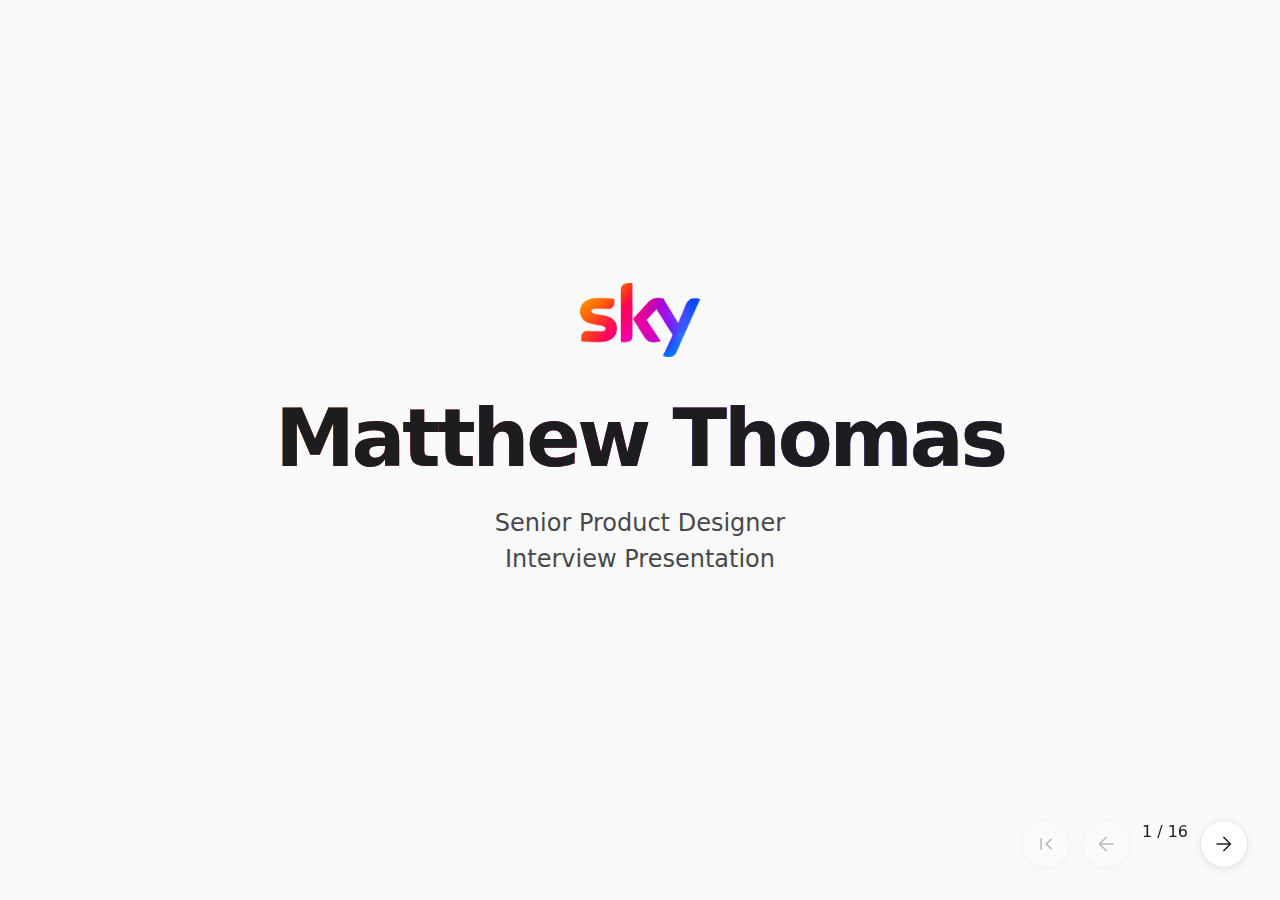
<file: index.html>
<!DOCTYPE html>
<html lang="en">

<head>
    <meta charset="UTF-8">
    <meta name="viewport" content="width=device-width, initial-scale=1.0">
    <meta name="description" content="Matthew Thomas - Sky Design System Interview Presentation">
    <title>Sky Interview - Matthew Thomas</title>
    <link rel="stylesheet"
        href="https://fonts.googleapis.com/css2?family=Material+Symbols+Outlined:opsz,wght,FILL,GRAD@20..48,100..700,0..1,-50..200" />
    <link rel="stylesheet" href="styles.css">
</head>

<body>


    <div class="presentation">

        <!-- Slide 1: Title -->
        <div class="slide title-slide active">
            <img src="download.png" alt="Sky logo" class="sky-logo">
            <h1 class="text-gradient-sky">Matthew Thomas</h1>
            <p class="subtitle">Senior Product Designer<br>Interview Presentation</p>
        </div>

        <!-- Slide 2: People Intro -->
        <div class="slide pillar-intro section-pillar-1">
            <div class="pillar-intro-content">
                <h2>PEOPLE</h2>
                <p>Collaborating and contributing to design excellence</p>
            </div>
        </div>

        <!-- Slide 3: Growing Design Culture -->
        <div class="slide">
            <h3>Growing a Design Culture</h3>
            <div class="grid grid-3">
                <div class="card">
                    <span class="material-symbols-outlined card-icon color-coral">handshake</span>
                    <h4>Collaboration</h4>
                    <ul>
                        <li>Established weekly collab sessions where designers share work-in-progress</li>
                        <li>Created bi-weekly DS community calls to explore Figma features, accessibility, and AI tools
                            together</li>
                    </ul>
                </div>
                <div class="card">
                    <span class="material-symbols-outlined card-icon color-coral">feedback</span>
                    <h4>Feedback</h4>
                    <p>Led by example—consistently shared my own work first to build psychological safety. Modelled
                        constructive feedback to create an environment where designers feel comfortable sharing
                        unfinished work.</p>
                </div>
                <div class="card">
                    <span class="material-symbols-outlined card-icon color-coral">support_agent</span>
                    <h4>Mentoring</h4>
                    <p>Regular 1:1s with Product Designers to support their growth, answer questions, and share design
                        system updates. Available for real-time calls to help teammates overcome blockers.</p>
                </div>
            </div>
        </div>

        <!-- Slide 4: Onboarding -->
        <div class="slide">
            <h3>Onboarding Design Peers</h3>
            <div class="grid grid-center">
                <div class="card">
                    <span class="material-symbols-outlined card-icon color-coral">library_books</span>
                    <h4>Structured Onboarding Sessions</h4>
                    <ul>
                        <li>Comprehensive walkthrough of all Figma libraries and Zeroheight documentation</li>
                        <li>Hands-on demonstrations of how to find, use, and apply components correctly</li>
                        <li>Clear guidance on when to use existing components vs. when to contribute new ones</li>
                    </ul>
                </div>
            </div>
        </div>



        <!-- Slide 6: Process Intro -->
        <div class="slide pillar-intro section-pillar-2">
            <div class="pillar-intro-content">
                <h2>PROCESS</h2>
                <p>Focus on methods, standards, and application</p>
            </div>
        </div>

        <!-- Slide 7: Components and Tokens -->
        <div class="slide">
            <h3>Contributing to Design Systems</h3>
            <div class="grid grid-2">
                <div class="card">
                    <span class="material-symbols-outlined card-icon color-blue">view_module</span>
                    <h4>New Components Created</h4>
                    <ul>
                        <li>Form components: text inputs, dropdowns, radio buttons, checkboxes with full state
                            variations</li>
                        <li>Media, Content and Icon Cards: Simplified previous implementation that wasn't fit for
                            purpose</li>
                        <li>Component library consolidation—unified 4 fragmented libraries, eliminating 75% duplication
                        </li>
                    </ul>
                </div>
                <div class="card">
                    <span class="material-symbols-outlined card-icon color-blue">token</span>
                    <h4>Maintaining & Applying Tokens</h4>
                    <div class="stats-row">
                        <div>
                            <div class="stat-pill blue">
                                <div class="stat-value">30 → 320+</div>
                                <div class="stat-sublabel">Tokens scaled</div>
                            </div>
                        </div>
                    </div>

                    <!-- Token Pairing Visual -->
                    <div class="token-graphic">
                        <div class="token-col">
                            <h5>PRIMITIVE</h5>
                            <div class="token-item">
                                <div class="token-swatch" style="background: #0074bf"></div>
                                <div class="token-info">
                                    <span class="token-name">color.blue.500</span>
                                    <span class="token-value">#0074bf</span>
                                </div>
                            </div>
                            <div class="token-item">
                                <div class="token-swatch" style="background: #f3f5f8"></div>
                                <div class="token-info">
                                    <span class="token-name">color.grey.100</span>
                                    <span class="token-value">#f3f5f8</span>
                                </div>
                            </div>
                        </div>
                        <div class="token-arrow">
                            <span class="material-symbols-outlined">arrow_forward</span>
                        </div>
                        <div class="token-col">
                            <h5>SEMANTIC</h5>
                            <div class="token-item">
                                <div class="token-swatch" style="background: #0074bf"></div>
                                <div class="token-info">
                                    <span class="token-name">fill-brand</span>
                                    <span class="token-value">{color.blue.500}</span>
                                </div>
                            </div>
                            <div class="token-item">
                                <div class="token-swatch" style="background: #f3f5f8"></div>
                                <div class="token-info">
                                    <span class="token-name">surface-secondary</span>
                                    <span class="token-value">{color.grey.100}</span>
                                </div>
                            </div>
                        </div>
                    </div>

                    <ul>
                        <li>Co-led token architecture—primitive to semantic token structure</li>
                        <li>Used AI to audit token setup and identify architectural gaps</li>
                        <li>Connected tokens: Figma → Zeroheight → Code pipeline</li>
                    </ul>
                </div>
            </div>
        </div>

        <!-- Slide 8: Workshops -->
        <div class="slide">
            <h3>Running Workshops & Design Sprints</h3>
            <div class="grid grid-center">
                <div class="card">
                    <span class="material-symbols-outlined card-icon color-blue">calendar_month</span>
                    <h4>Contribution Model Workshop</h4>
                    <div>
                        <p><strong>Complex Problem:</strong> Booking calendar component
                            needed with new contribution model just rolled out—roles unclear, causing friction between
                            product and DS teams</p>
                        <p><strong>Collaborative Approach:</strong> Facilitated sessions
                            with Product Designer and DS team to define roles, establish check-in points, and create
                            collaborative workflow</p>
                        <p><strong>Outcome:</strong> Component delivered successfully, real-world learnings now feeding
                            into refined governance model</p>
                    </div>
                </div>
            </div>
        </div>

        <!-- Slide 9: System Adoption -->
        <div class="slide">
            <h3>Monitoring & Measuring System Adoption</h3>
            <div class="grid grid-2">
                <div class="card">
                    <span class="material-symbols-outlined card-icon color-blue">monitoring</span>
                    <h4>How We Monitor</h4>
                    <p style="margin-bottom: 20px; color: #666;"><em>New initiative started 4 months ago</em></p>
                    <ul>
                        <li><strong>Quarterly Questionnaires</strong><br>Gathering feedback on component usability,
                            documentation gaps, and designer needs</li>
                        <li><strong>Documentation Analytics</strong><br>Tracking Zeroheight engagement to identify which
                            components need better guidance</li>
                        <li><strong>Future: Enterprise Figma</strong><br>Planning upgrade to enable advanced analytics
                            on
                            component detachments and engagement</li>
                    </ul>
                </div>
                <div class="card">
                    <span class="material-symbols-outlined card-icon color-blue">tune</span>
                    <h4>Our Plan to Improve</h4>
                    <p style="margin-bottom: 20px; color: #666;"><em>Upcoming initiatives for the next quarter</em></p>
                    <ul>
                        <li><strong>Documentation Feedback</strong><br>Soliciting regular feedback from Product
                            Designers on documentation clarity and usability</li>
                        <li><strong>Squad Research Integration</strong><br>Incorporating new usage guidelines and
                            patterns emerging from specific squad research</li>
                        <li><strong>Roadmap Priorities</strong><br>Shaping the system roadmap based on direct needs and
                            requests from the wider team</li>
                    </ul>
                </div>
            </div>
        </div>

        <!-- Slide 10: Position Intro -->
        <div class="slide pillar-intro section-pillar-3">
            <div class="pillar-intro-content">
                <h2>POSITION</h2>
                <p>Focus on strategic influence and organisational embedding</p>
            </div>
        </div>

        <!-- Slide 11: Promoting DS -->
        <div class="slide">
            <h3>Promoting & Championing the Design System</h3>
            <div class="grid grid-3">

                <div class="card">
                    <span class="material-symbols-outlined card-icon color-green">forum</span>
                    <h4>Communication & Visibility</h4>
                    <ul>
                        <li>Monthly AI-generated newsletter reaching entire design team with updates, changes, best
                            practices</li>
                        <li>Regular 1:1s with Product Designers sharing component updates and usage guidance</li>
                        <li>Bi-weekly DS community calls exploring new features and capabilities together</li>
                    </ul>
                </div>
                <div class="card">
                    <span class="material-symbols-outlined card-icon color-green">shopping_cart</span>
                    <h4>Procurement & Enablement</h4>
                    <p>Led Zeroheight platform approval process—building business case for leadership, securing adoption
                        across organisation</p>
                </div>
                <div class="card">
                    <span class="material-symbols-outlined card-icon color-green">description</span>
                    <h4>Documentation Excellence</h4>
                    <div>
                        <p><strong>Challenge:</strong> Documentation was outdated due to
                            leadership turnover.</p>
                        <p><strong>Solution:</strong> Built AI agent (Claude + Figma MCP)
                            to analyse components and auto-write documentation.</p>
                        <p><strong>Quality "Brain":</strong> Trained on WCAG, Nielsen Norman Group, and best-in-class
                            systems (Atlassian, Polaris, Gov.uk) to ensure instant best practices.</p>
                    </div>
                </div>
            </div>
        </div>

        <!-- Slide 12: Accessibility -->
        <div class="slide">
            <h3>Inclusive Design System</h3>
            <div class="grid grid-2">

                <div class="card">
                    <span class="material-symbols-outlined card-icon color-green">verified_user</span>
                    <h4>Embedded Accessibility Standards</h4>
                    <ul>
                        <li><strong>Strategic Evaluation</strong><br>Led comprehensive vendor engagement with Stark and
                            BrowserStack, facilitating multiple technical review sessions to identify the best-fit
                            tooling for our specific accessibility needs</li>
                        <li><strong>Accessible Token Pairings</strong><br>Enforced semantic pairings on surfaces (e.g.,
                            'on-surface' tokens) to ensure all text and background combinations meet accessible contrast
                            ratios by default</li>
                        <li><strong>Process</strong><br>Accessibility is a starting point, not a QA finish line</li>
                    </ul>
                </div>
                <div class="card">
                    <span class="material-symbols-outlined card-icon color-green">build_circle</span>
                    <h4>Future Workflow Tools</h4>
                    <p>Exploring the creation of a custom Figma plugin to automate these checks for both Product
                        Designers and the System team.</p>
                    <p><strong>Goal:</strong> To seamlessly integrate our specific
                        accessibility checklists and token logic directly into the design workflow.</p>
                </div>
            </div>
        </div>

        <!-- Slide 13: Stakeholder Collaboration -->
        <div class="slide">
            <h3>Collaborating with Senior Stakeholders</h3>
            <div class="grid grid-2">
                <div class="card">
                    <span class="material-symbols-outlined card-icon color-green">diversity_1</span>
                    <h4>Cross-Discipline Collaboration</h4>
                    <ul>
                        <li><strong>With Developers</strong><br>Led token connection project—bringing design and
                            engineering into alignment on component specs, feasibility, and implementation</li>

                        <li><strong>With DS Leadership</strong><br>Contributing practical insights to contribution model
                            development based on real-world experience</li>
                    </ul>
                </div>
                <div class="card">
                    <span class="material-symbols-outlined card-icon color-green">business_center</span>
                    <h4>Strategic Leadership</h4>
                    <p><strong>AI Design System Scalability Working Group</strong></p>
                    <ul>
                        <li><strong>Initiative:</strong> Established bi-weekly strategic sessions with Heads of
                            Engineering, Product Design, and Compliance.</li>
                        <li><strong>Focus:</strong> Exploring AI integration (Cursor, Claude) through rapid sprint tests
                            to drive scalability and efficiency.</li>
                        <li><strong>Approach:</strong> Framing AI not as a blocker, but as a collaborative
                            enabler—facilitating open dialogue to make workflows easier for all disciplines.</li>
                    </ul>
                </div>
            </div>
        </div>

        <!-- Slide 14: Product Intro -->
        <div class="slide pillar-intro section-pillar-4">
            <div class="pillar-intro-content">
                <h2>PRODUCT</h2>
                <p>Focus on customer insight impact, world class product quality & vision</p>
            </div>
        </div>

        <!-- Slide 15: Component Quality -->
        <div class="slide">
            <h3>Improving Component Quality</h3>
            <div class="grid grid-2">
                <div class="card">
                    <span class="material-symbols-outlined card-icon color-purple">edit_note</span>
                    <h4>Form Component Excellence</h4>
                    <div>
                        <p><strong>Challenge:</strong> No standardised form
                            components—teams
                            building custom inputs with inconsistent patterns and accessibility issues</p>
                        <p><strong>Solution:</strong> Created comprehensive form
                            components:
                            text inputs, dropdowns, radio buttons, checkboxes. Built accessibility in from start: WCAG
                            2.2
                            compliance, keyboard navigation, proper ARIA labels, clear error states. Developed reusable
                            patterns for common form scenarios.</p>
                        <p><strong>Customer Outcome:</strong> Multiple product teams now using components—faster
                            development, consistent UX, accessible experiences for all users</p>
                    </div>
                </div>
                <div class="card">
                    <span class="material-symbols-outlined card-icon color-purple">category</span>
                    <h4>Component Standardisation</h4>
                    <div>
                        <p><strong>Challenge:</strong> Inconsistent property naming and structure across components made
                            the system hard to learn and predict (e.g., mixed use of 'isShow' vs 'visible').</p>
                        <p><strong>Solution:</strong> Established strict naming conventions (e.g., Booleans start with
                            'is'/'has', Actions with 'on') and enforced consistent property ordering in Figma and code.
                        </p>
                        <p><strong>Outcome:</strong> Reduced cognitive load for designers and developers, making the
                            system more intuitive and speeding up adoption.</p>
                    </div>
                </div>
            </div>
        </div>

        <!-- Slide 16: AI & Automation -->
        <div class="slide">
            <h3>Applying AI & Automation Tools</h3>
            <div class="grid grid-2">
                <div class="card">
                    <span class="material-symbols-outlined card-icon color-purple">description</span>
                    <h4>Improving Documentation</h4>
                    <div class="stats-row">
                        <div>
                            <div class="stat-pill purple">
                                <div class="stat-value">160+</div>
                                <div class="stat-sublabel">Hours saved</div>
                            </div>
                        </div>
                        <div>
                            <div class="stat-pill purple">
                                <div class="stat-value">50+</div>
                                <div class="stat-sublabel">Components</div>
                            </div>
                        </div>
                    </div>
                    <ul>
                        <li><strong>AI Documentation Agent</strong><br>Built agent using Figma MCP + Claude to
                            auto-generate Zeroheight docs for 50+ components—benchmarked against Material Design 3,
                            Polaris, Gov.uk</li>
                        <li><strong>Newsletter Automation</strong><br>Automated monthly design system newsletter
                            generation—5 hours saved monthly</li>
                    </ul>
                </div>
                <div class="card">
                    <span class="material-symbols-outlined card-icon color-purple">speed</span>
                    <h4>Speeding Up Workflows</h4>
                    <ul>
                        <li>Token architecture auditing—AI identifying gaps and inconsistencies</li>
                        <li>Vibe coding for rapid prototyping with Cursor + Claude AI</li>
                        <li>Exploring design variations faster through AI-assisted iteration</li>
                    </ul>
                </div>
            </div>
        </div>



        <div class="slide closing-slide gradient-closing">
            <h1 class="closing-title">Thank You</h1>
        </div>

    </div>

    <div class="nav-controls">
        <button class="nav-btn" id="homeBtn" aria-label="Go to start">
            <span class="material-symbols-outlined">first_page</span>
        </button>
        <button class="nav-btn" id="prevBtn">
            <span class="material-symbols-outlined">arrow_back</span>
        </button>
        <div id="slideCounter" class="slide-counter"></div>
        <button class="nav-btn" id="nextBtn">
            <span class="material-symbols-outlined">arrow_forward</span>
        </button>
    </div>

    <script src="navigation.js"></script>
</body>

</html>
</file>
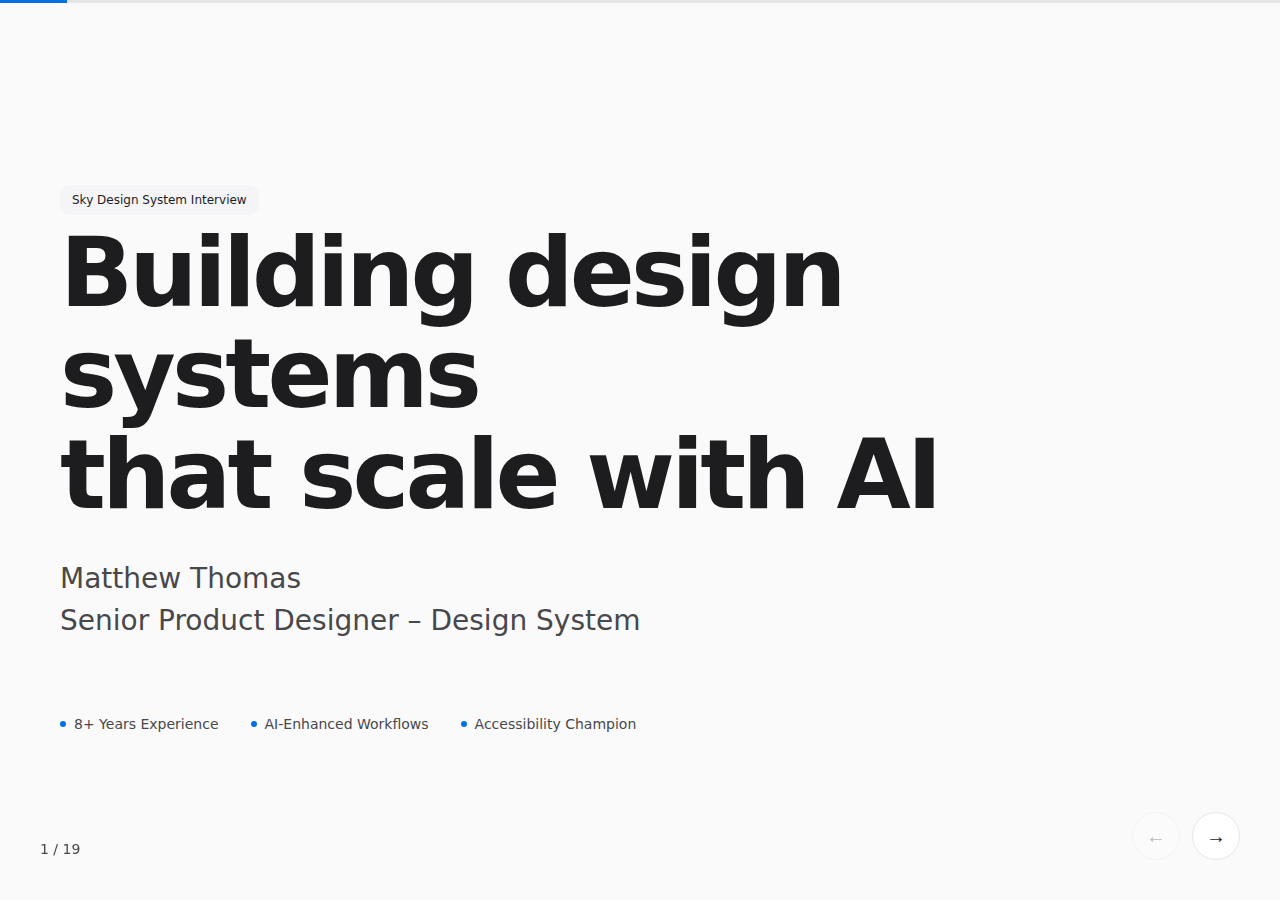
<file: sky-interview-presentation.html>
<!DOCTYPE html>
<html lang="en">
<head>
    <meta charset="UTF-8">
    <meta name="viewport" content="width=device-width, initial-scale=1.0">
    <meta name="description" content="Matthew Thomas - Sky Design System Interview Presentation">
    <title>Sky Design System Interview - Matthew Thomas</title>
    <style>
        * {
            margin: 0;
            padding: 0;
            box-sizing: border-box;
        }

        body {
            font-family: -apple-system, BlinkMacSystemFont, "SF Pro Display", "SF Pro Text", system-ui, sans-serif;
            background: #fafafa;
            color: #1d1d1f;
            line-height: 1.5;
            -webkit-font-smoothing: antialiased;
            overflow: hidden;
        }

        .presentation-container {
            width: 100vw;
            height: 100vh;
            position: relative;
            background: #fafafa;
        }

        .slide {
            width: 100%;
            height: 100%;
            position: absolute;
            top: 0;
            left: 0;
            opacity: 0;
            transition: opacity 0.5s ease;
            display: flex;
            flex-direction: column;
            padding: 80px 60px 60px;
            overflow-y: auto;
        }

        .slide.active {
            opacity: 1;
            z-index: 1;
        }

        /* Pillar badges */
        .pillar-badge {
            display: inline-block;
            font-size: 11px;
            font-weight: 600;
            text-transform: uppercase;
            letter-spacing: 0.06em;
            color: #48484a;
            margin-bottom: 16px;
        }

        /* Slide titles */
        .slide h1 {
            font-size: 72px;
            font-weight: 700;
            letter-spacing: -0.04em;
            line-height: 1.05;
            margin-bottom: 24px;
            color: #1d1d1f;
        }

        .slide h2 {
            font-size: 56px;
            font-weight: 600;
            letter-spacing: -0.03em;
            line-height: 1.1;
            margin-bottom: 20px;
            color: #1d1d1f;
        }

        .slide h3 {
            font-size: 28px;
            font-weight: 600;
            letter-spacing: -0.02em;
            margin-bottom: 16px;
            color: #1d1d1f;
        }

        /* Subtitles */
        .subtitle {
            font-size: 24px;
            color: #48484a;
            font-weight: 400;
            margin-bottom: 48px;
            max-width: 900px;
        }

        /* Content areas */
        .content-grid {
            display: grid;
            gap: 32px;
            margin-top: 32px;
            max-width: 1200px;
        }

        .content-card {
            background: white;
            border-radius: 24px;
            padding: 32px;
        }

        .content-card h4 {
            font-size: 22px;
            font-weight: 600;
            margin-bottom: 12px;
            color: #1d1d1f;
            letter-spacing: -0.02em;
        }

        .content-card p {
            font-size: 16px;
            line-height: 1.6;
            color: #48484a;
        }

        .content-card ul {
            list-style: none;
            padding: 0;
        }

        .content-card li {
            font-size: 16px;
            line-height: 1.6;
            color: #48484a;
            margin-bottom: 12px;
            padding-left: 20px;
            position: relative;
        }

        .content-card li::before {
            content: "•";
            position: absolute;
            left: 0;
            color: #0071e3;
            font-weight: 700;
        }

        /* Stats */
        .stat-large {
            font-size: 64px;
            font-weight: 600;
            color: #1d1d1f;
            line-height: 1;
            letter-spacing: -0.03em;
        }

        .stat-label {
            font-size: 14px;
            color: #48484a;
            margin-top: 8px;
        }

        .stats-row {
            display: flex;
            gap: 64px;
            margin: 32px 0;
        }

        /* Tags */
        .tag {
            display: inline-block;
            font-size: 12px;
            padding: 6px 12px;
            background: #f5f5f7;
            border-radius: 10px;
            color: #1d1d1f;
            font-weight: 500;
            margin-right: 8px;
            margin-bottom: 8px;
        }

        /* Special box */
        .highlight-box {
            background: #0071e3;
            color: white;
            border-radius: 24px;
            padding: 32px;
            margin-top: 32px;
        }

        .highlight-box h4 {
            color: white;
            font-size: 22px;
            margin-bottom: 12px;
        }

        .highlight-box p {
            color: rgba(255, 255, 255, 0.9);
        }

        /* Quote style */
        .quote-box {
            background: white;
            border-radius: 24px;
            padding: 32px;
            margin-top: 32px;
        }

        .quote-box p {
            font-size: 20px;
            line-height: 1.6;
            color: #1d1d1f;
            font-style: italic;
        }

        .quote-author {
            font-size: 14px;
            color: #48484a;
            margin-top: 16px;
            font-style: normal;
        }

        /* Navigation */
        .nav-controls {
            position: fixed;
            bottom: 40px;
            right: 40px;
            display: flex;
            gap: 12px;
            z-index: 1000;
        }

        .nav-btn {
            width: 48px;
            height: 48px;
            border-radius: 50%;
            background: white;
            border: 1px solid #e5e5e5;
            cursor: pointer;
            display: flex;
            align-items: center;
            justify-content: center;
            transition: all 0.2s;
            font-size: 20px;
            color: #1d1d1f;
        }

        .nav-btn:hover:not(:disabled) {
            background: #fafafa;
            border-color: #d4d4d4;
            transform: scale(1.05);
        }

        .nav-btn:disabled {
            opacity: 0.3;
            cursor: not-allowed;
        }

        .nav-btn:focus-visible {
            outline: 2px solid #0071e3;
            outline-offset: 2px;
        }

        /* Progress bar */
        .progress-bar {
            position: fixed;
            top: 0;
            left: 0;
            width: 100%;
            height: 3px;
            background: #e5e5e5;
            z-index: 1000;
        }

        .progress-fill {
            height: 100%;
            background: #0071e3;
            transition: width 0.3s ease;
        }

        /* Slide counter */
        .slide-counter {
            position: fixed;
            bottom: 40px;
            left: 40px;
            font-size: 14px;
            color: #48484a;
            z-index: 1000;
        }

        /* Grid layouts */
        .two-col {
            grid-template-columns: repeat(2, 1fr);
        }

        .three-col {
            grid-template-columns: repeat(3, 1fr);
        }

        /* Section labels */
        .section-number {
            font-size: 48px;
            font-weight: 600;
            color: #f5f5f7;
            margin-bottom: 16px;
            letter-spacing: -0.03em;
        }

        /* Title slide specific */
        .title-slide {
            justify-content: center;
            align-items: flex-start;
        }

        .title-slide h1 {
            font-size: 96px;
            margin-bottom: 32px;
        }

        .title-slide .subtitle {
            font-size: 28px;
            margin-bottom: 24px;
        }

        .title-meta {
            display: flex;
            gap: 32px;
            margin-top: 48px;
            flex-wrap: wrap;
        }

        .title-meta-item {
            display: flex;
            align-items: center;
            gap: 8px;
            font-size: 14px;
            color: #48484a;
        }

        .title-meta-icon {
            width: 6px;
            height: 6px;
            border-radius: 50%;
            background: #0071e3;
        }

        /* Closing slide */
        .closing-slide {
            justify-content: center;
            align-items: center;
            text-align: center;
        }

        .closing-slide h1 {
            margin-bottom: 48px;
        }

        .closing-slide .subtitle {
            margin: 0 auto 16px;
        }

        .ready-box {
            background: white;
            border-radius: 24px;
            padding: 48px;
            margin-top: 64px;
            max-width: 600px;
        }

        .ready-box p {
            font-size: 28px;
            font-weight: 600;
            color: #1d1d1f;
        }

        /* Responsive adjustments */
        @media (max-width: 1024px) {
            .slide {
                padding: 60px 40px 40px;
            }

            .slide h1 {
                font-size: 56px;
            }

            .slide h2 {
                font-size: 44px;
            }

            .title-slide h1 {
                font-size: 72px;
            }
        }

        @media (max-width: 768px) {
            .slide {
                padding: 40px 24px 80px;
            }

            .slide h1 {
                font-size: 40px;
            }

            .slide h2 {
                font-size: 32px;
            }

            .subtitle {
                font-size: 18px;
            }

            .content-grid.two-col,
            .content-grid.three-col {
                grid-template-columns: 1fr;
            }

            .nav-controls {
                bottom: 20px;
                right: 20px;
            }

            .slide-counter {
                bottom: 20px;
                left: 20px;
            }

            .title-slide h1 {
                font-size: 48px;
            }

            .title-slide .subtitle {
                font-size: 20px;
            }
        }

        /* Reduced motion */
        @media (prefers-reduced-motion: reduce) {
            .slide {
                transition: none;
            }
            
            .nav-btn {
                transition: none;
            }
        }
    </style>
</head>
<body>
    <!-- Progress bar -->
    <div class="progress-bar">
        <div class="progress-fill" id="progressFill"></div>
    </div>

    <!-- Presentation container -->
    <div class="presentation-container" id="presentation">
        
        <!-- Slide 1: Title -->
        <div class="slide title-slide active" data-slide="1">
            <span class="tag">Sky Design System Interview</span>
            <h1>Building design systems<br>that scale with AI</h1>
            <p class="subtitle">Matthew Thomas<br>Senior Product Designer – Design System</p>
            <div class="title-meta">
                <div class="title-meta-item">
                    <span class="title-meta-icon"></span>
                    <span>8+ Years Experience</span>
                </div>
                <div class="title-meta-item">
                    <span class="title-meta-icon"></span>
                    <span>AI-Enhanced Workflows</span>
                </div>
                <div class="title-meta-item">
                    <span class="title-meta-icon"></span>
                    <span>Accessibility Champion</span>
                </div>
            </div>
        </div>

        <!-- Slide 2: People Overview -->
        <div class="slide" data-slide="2">
            <span class="pillar-badge">Pillar 1</span>
            <h2>People</h2>
            <div class="content-grid two-col">
                <div class="content-card">
                    <h4>Growing Design Culture</h4>
                    <p>Through collaboration, feedback and mentoring</p>
                </div>
                <div class="content-card">
                    <h4>Onboarding Design Peers</h4>
                    <p>Ensuring shared understanding and efficient reuse</p>
                </div>
            </div>
        </div>

        <!-- Slide 3: Growing Design Culture -->
        <div class="slide" data-slide="3">
            <h2>Growing a Design Culture</h2>
            <p class="subtitle">Through collaboration, feedback and mentoring</p>
            <div class="content-grid">
                <div class="content-card">
                    <h4>Collaboration</h4>
                    <ul>
                        <li>Established weekly collab sessions where designers share work-in-progress</li>
                        <li>Created bi-weekly DS community calls to explore Figma features, accessibility, and AI tools together</li>
                    </ul>
                </div>
                <div class="content-card">
                    <h4>Feedback</h4>
                    <p>Led by example—consistently shared my own work first to build psychological safety. Modeled constructive feedback to create an environment where designers feel comfortable sharing unfinished work.</p>
                </div>
                <div class="content-card">
                    <h4>Mentoring</h4>
                    <p>Regular 1:1s with Product Designers to support their growth, answer questions, and share design system updates. Available for real-time calls to help teammates overcome blockers.</p>
                </div>
            </div>
        </div>

        <!-- Slide 4: Onboarding -->
        <div class="slide" data-slide="4">
            <h2>Onboarding Design Peers</h2>
            <p class="subtitle">Ensuring shared understanding and efficient reuse</p>
            <div class="content-grid">
                <div class="content-card">
                    <h4>Structured Onboarding Sessions</h4>
                    <ul>
                        <li>Comprehensive walkthrough of all Figma libraries and Zeroheight documentation</li>
                        <li>Hands-on demonstrations of how to find, use, and apply components correctly</li>
                        <li>Clear guidance on when to use existing components vs. when to contribute new ones</li>
                    </ul>
                </div>
                <div class="content-card">
                    <h4>Ensuring Efficient Reuse</h4>
                    <ul>
                        <li>AI-generated documentation for 25+ components with usage guidelines</li>
                        <li>Regular check-ins to share new component updates and best practices</li>
                        <li>Developing mandatory yearly training to maintain shared understanding</li>
                    </ul>
                </div>
            </div>
            <div class="highlight-box">
                <h4>Impact</h4>
                <p>Designers productive faster, components reused consistently across teams</p>
            </div>
        </div>

        <!-- Slide 5: Mentorship -->
        <div class="slide" data-slide="5">
            <h2>Supporting Designer Development</h2>
            <div class="content-grid three-col">
                <div class="content-card">
                    <span class="section-number">01</span>
                    <h4>Teaching by Doing</h4>
                    <p>Patient explanations, considerate communication</p>
                </div>
                <div class="content-card">
                    <span class="section-number">02</span>
                    <h4>Real-time Support</h4>
                    <p>Jumping on calls to solve blockers</p>
                </div>
                <div class="content-card">
                    <span class="section-number">03</span>
                    <h4>Knowledge Sharing</h4>
                    <p>Monthly newsletter, updates</p>
                </div>
            </div>
            <div class="quote-box">
                <p>"He keeps things moving forward"</p>
                <p class="quote-author">— Colleague</p>
            </div>
        </div>

        <!-- Slide 6: Process Overview -->
        <div class="slide" data-slide="6">
            <span class="pillar-badge">Pillar 2</span>
            <h2>Process</h2>
            <div class="content-grid">
                <div class="content-card">
                    <h4>Contributing to Design Systems</h4>
                    <p>Creating new components and patterns, maintaining and applying tokens</p>
                </div>
                <div class="content-card">
                    <h4>Running Workshops & Design Sprints</h4>
                    <p>Examples of tackling complex problems collaboratively</p>
                </div>
                <div class="content-card">
                    <h4>Monitoring & Measuring Adoption</h4>
                    <p>Improving efficiency and quality through data</p>
                </div>
            </div>
        </div>

        <!-- Slide 7: Components and Tokens -->
        <div class="slide" data-slide="7">
            <h2>Contributing to Design Systems</h2>
            <p class="subtitle">Creating components, patterns, and maintaining tokens</p>
            <div class="content-grid">
                <div class="content-card">
                    <h4>New Components & Patterns Created</h4>
                    <ul>
                        <li>Form components: text inputs, dropdowns, radio buttons, checkboxes with full state variations</li>
                        <li>Reusable form patterns for consistent app experiences</li>
                        <li>Component library consolidation—unified 4 fragmented libraries, eliminating 75% duplication</li>
                    </ul>
                </div>
                <div class="content-card">
                    <h4>Maintaining & Applying Tokens</h4>
                    <div class="stats-row">
                        <div>
                            <div class="stat-large">30 → 320+</div>
                            <div class="stat-label">Tokens scaled</div>
                        </div>
                    </div>
                    <ul style="margin-top: 24px;">
                        <li>Co-led token architecture—primitive to semantic token structure</li>
                        <li>Used AI to audit token setup and identify architectural gaps</li>
                        <li>Connected tokens: Figma → Zeroheight → Code pipeline</li>
                    </ul>
                </div>
            </div>
        </div>

        <!-- Remaining slides truncated for length - continues with slides 8-19 following the same pattern -->
        
    </div>

    <!-- Slide counter -->
    <div class="slide-counter" id="slideCounter">1 / 19</div>

    <!-- Navigation controls -->
    <div class="nav-controls">
        <button class="nav-btn" id="prevBtn" aria-label="Previous slide">←</button>
        <button class="nav-btn" id="nextBtn" aria-label="Next slide">→</button>
    </div>

    <script>
        let currentSlide = 1;
        const totalSlides = 19;
        const slides = document.querySelectorAll('.slide');
        const prevBtn = document.getElementById('prevBtn');
        const nextBtn = document.getElementById('nextBtn');
        const slideCounter = document.getElementById('slideCounter');
        const progressFill = document.getElementById('progressFill');

        function updateSlide() {
            slides.forEach(slide => slide.classList.remove('active'));
            slides[currentSlide - 1].classList.add('active');
            slideCounter.textContent = `${currentSlide} / ${totalSlides}`;
            const progress = (currentSlide / totalSlides) * 100;
            progressFill.style.width = `${progress}%`;
            prevBtn.disabled = currentSlide === 1;
            nextBtn.disabled = currentSlide === totalSlides;
        }

        function nextSlide() {
            if (currentSlide < totalSlides) {
                currentSlide++;
                updateSlide();
            }
        }

        function prevSlide() {
            if (currentSlide > 1) {
                currentSlide--;
                updateSlide();
            }
        }

        prevBtn.addEventListener('click', prevSlide);
        nextBtn.addEventListener('click', nextSlide);

        document.addEventListener('keydown', (e) => {
            if (e.key === 'ArrowRight' || e.key === ' ') {
                e.preventDefault();
                nextSlide();
            } else if (e.key === 'ArrowLeft') {
                e.preventDefault();
                prevSlide();
            }
        });

        updateSlide();
    </script>
</body>
</html>
</file>
<file: styles.css>
* {
    margin: 0;
    padding: 0;
    box-sizing: border-box;
}

body {
    font-family: -apple-system, BlinkMacSystemFont, "SF Pro Display", "SF Pro Text", system-ui, sans-serif;
    background: #fafafa;
    color: #1d1d1f;
    line-height: 1.5;
    -webkit-font-smoothing: antialiased;
    overflow: hidden;
}

.presentation {
    width: 100vw;
    height: 100vh;
    position: relative;
    background: #fafafa;
}

.slide {
    width: 100%;
    height: 100%;
    position: absolute;
    top: 0;
    left: 0;
    opacity: 0;
    visibility: hidden;
    transition: opacity 0.6s ease;
    display: flex;
    flex-direction: column;
    align-items: center;
    padding: 5% 20%;
    overflow-y: auto;
}

.slide.active {
    opacity: 1;
    visibility: visible;
    z-index: 1;
}

/* Pillar intro slides - full bleed colored backgrounds */
.pillar-intro {
    display: flex;
    align-items: center;
    justify-content: center;
    padding: 0;
}

.pillar-intro-content {
    text-align: center;
    color: white;
}

.pillar-intro h2 {
    font-size: clamp(64px, 12vw, 120px);
    font-weight: 700;
    letter-spacing: -0.04em;
    margin-bottom: 24px;
    color: white;
}

.pillar-intro p {
    font-size: clamp(20px, 3vw, 32px);
    color: rgba(255, 255, 255, 0.9);
    font-weight: 400;
}

/* Pillar colors */
.section-pillar-1 {
    background: #E96F6F;
}

.section-pillar-2 {
    background: #5b7bef;
}

.section-pillar-3 {
    background: #5ab88a;
}

.section-pillar-4 {
    background: #AB6FE9;
}

.slide h1 {
    font-size: clamp(48px, 8vw, 80px);
    font-weight: 700;
    letter-spacing: -0.04em;
    margin-bottom: 24px;
    line-height: 1.05;
    color: #1d1d1f;
    text-align: center;
}

.slide h3 {
    font-size: clamp(28px, 4vw, 40px);
    font-weight: 600;
    margin-bottom: 40px;
    color: #1d1d1f;
    letter-spacing: -0.02em;
    text-align: center;
    width: 100%;
}

.subtitle {
    font-size: clamp(18px, 2.5vw, 24px);
    color: #48484a;
    font-weight: 400;
    margin-bottom: 40px;
    max-width: 600px;
    text-align: center;
}

.card {
    background: white;
    border-radius: 20px;
    padding: 32px;
    margin-bottom: 20px;
    box-shadow: 0 1px 3px rgba(0, 0, 0, 0.06), 0 1px 2px rgba(0, 0, 0, 0.08);
    max-width: 600px;
    width: 100%;
}

.card:hover {
    transform: none !important;
    box-shadow: 0 1px 3px rgba(0, 0, 0, 0.06), 0 1px 2px rgba(0, 0, 0, 0.08) !important;
}

.card h4 {
    font-size: 22px;
    font-weight: 600;
    margin-bottom: 12px;
    color: #1d1d1f;
    letter-spacing: -0.01em;
}

.card p {
    font-size: 16px;
    line-height: 1.6;
    color: #48484a;
}

.card ul {
    list-style: none;
    padding: 0;
    margin: 0;
}

.card li {
    font-size: 16px;
    line-height: 1.6;
    color: #48484a;
    margin-bottom: 12px;
    padding-left: 20px;
    position: relative;
}

.card li::before {
    content: "•";
    position: absolute;
    left: 0;
    color: #0071e3;
    font-weight: 700;
}

.grid {
    display: flex;
    flex-direction: column;
    gap: 20px;
    width: 100%;
    max-width: 1700px;
    /* Increased by ~30% */
    margin: 0 auto;
}

.grid-2 {
    display: grid;
    grid-template-columns: repeat(2, 1fr);
    /* Force 2 equal columns */
    gap: 24px;
}

.grid-3 {
    display: grid;
    grid-template-columns: repeat(3, 1fr);
    /* Force 3 equal columns */
    gap: 24px;
}

.grid-2 .card,
.grid-3 .card {
    max-width: none;
    height: 100%;
    /* Ensure equal height */
}

.stat-large {
    font-size: 56px;
    font-weight: 600;
    color: #1d1d1f;
    line-height: 1;
    letter-spacing: -0.03em;
}

.stat-pill {
    display: inline-block;
    background: #f5f5f7;
    padding: 8px 16px;
    border-radius: 12px;
    font-size: 24px;
    font-weight: 600;
    color: #1d1d1f;
    margin-bottom: 8px;
}

.stat-label {
    font-size: 14px;
    color: #48484a;
    margin-top: 8px;
}

.stats-row {
    display: flex;
    gap: 40px;
    margin: 20px 0;
    flex-wrap: wrap;
}

.title-slide {
    justify-content: center;
    align-items: center;
    text-align: center;
}

.sky-logo {
    width: 120px;
    height: auto;
    margin-bottom: 40px;
}

.closing-slide {
    justify-content: center;
    align-items: center;
    text-align: center;
}

.ready-box {
    background: white;
    border-radius: 20px;
    padding: 40px;
    margin-top: 48px;
    max-width: 500px;
    box-shadow: 0 4px 12px rgba(0, 0, 0, 0.08);
}

.ready-box p {
    font-size: 24px;
    font-weight: 600;
    color: #1d1d1f;
}

.nav-controls {
    position: fixed;
    bottom: 32px;
    right: 32px;
    display: flex;
    gap: 12px;
    z-index: 1000;
}

.nav-btn {
    width: 48px;
    height: 48px;
    border-radius: 50%;
    background: white;
    border: 1px solid #e5e5e5;
    cursor: pointer;
    display: flex;
    align-items: center;
    justify-content: center;
    transition: all 0.2s;
    font-size: 20px;
    color: #1d1d1f;
    box-shadow: 0 2px 8px rgba(0, 0, 0, 0.08);
}

.nav-btn:hover:not(:disabled) {
    background: #fafafa;
    border-color: #d4d4d4;
    transform: scale(1.05);
    box-shadow: 0 4px 12px rgba(0, 0, 0, 0.12);
}

.nav-btn:disabled {
    opacity: 0.3;
    cursor: not-allowed;
}

.nav-btn:focus-visible {
    outline: 2px solid #0071e3;
    outline-offset: 2px;
}

.progress-bar {
    position: fixed;
    top: 0;
    left: 0;
    width: 100%;
    height: 3px;
    background: #e5e5e5;
    z-index: 1000;
}

.progress-fill {
    height: 100%;
    background: #0071e3;
    transition: width 0.3s ease;
}

/* Material Icons */
.material-symbols-outlined {
    font-variation-settings:
        'FILL' 0,
        'wght' 300,
        'GRAD' 0,
        'opsz' 24;
}

/* Card icons with colored backgrounds */
.card-icon {
    font-size: 32px !important;
    display: flex;
    align-items: center;
    justify-content: center;
    width: 64px;
    height: 64px;
    border-radius: 16px;
    margin-bottom: 20px;
    color: white !important;
}

/* Icon background colors */
.color-coral {
    background: linear-gradient(135deg, #E96F6F 0%, #d15858 100%);
}

.color-blue {
    background: linear-gradient(135deg, #5b7bef 0%, #4563d6 100%);
}

.color-green {
    background: linear-gradient(135deg, #5ab88a 0%, #42a073 100%);
}

.color-purple {
    background: linear-gradient(135deg, #AB6FE9 0%, #9456d1 100%);
}

/* Mobile responsiveness */
@media (max-width: 1200px) {
    .slide {
        padding: 5% 15%;
    }
}

@media (max-width: 768px) {
    .slide {
        padding: 5% 8%;
    }

    .grid-2,
    .grid-3 {
        grid-template-columns: 1fr;
    }

    .nav-controls {
        bottom: 20px;
        right: 20px;
    }

    .card {
        padding: 24px;
    }

    .pillar-intro h2 {
        font-size: clamp(48px, 12vw, 80px);
    }

    .card-icon {
        width: 56px;
        height: 56px;
        font-size: 28px !important;
    }
}

@media (max-width: 480px) {
    .slide {
        padding: 5% 5%;
    }

    .card {
        padding: 20px;
    }

    .card-icon {
        width: 48px;
        height: 48px;
        font-size: 24px !important;
    }
}

@media (prefers-reduced-motion: reduce) {
    .slide {
        transition: none;
    }

    .card {
        transition: none;
    }
}

/* Gradient closing slide */
.gradient-closing {
    background: linear-gradient(90deg,
            #FF8C00 0%,
            #9D00FF 20%,
            #0044FF 40%,
            #FF0055 60%,
            #0099FF 80%,
            #8800FF 100%);
    padding: 0 !important;
}

/* Sky Text Gradient */
.text-gradient-sky {
    background: linear-gradient(90deg,
            #ff7e00 0%,
            #ff0055 30%,
            #a200ff 60%,
            #0044ff 100%);
    -webkit-background-clip: text;
    background-clip: text;
    color: transparent;
    display: inline-block;
    /* Ensures gradient behaves correctly */
}

.closing-title {
    color: white !important;
    font-size: clamp(56px, 10vw, 96px) !important;
    margin-bottom: 32px !important;
    text-shadow: 0 2px 20px rgba(0, 0, 0, 0.15);
}

.closing-subtitle {
    color: white !important;
    font-size: clamp(24px, 3vw, 32px) !important;
    margin-bottom: 16px !important;
    font-weight: 500;
    text-shadow: 0 1px 10px rgba(0, 0, 0, 0.1);
}

.closing-website {
    color: rgba(255, 255, 255, 0.95) !important;
    font-size: clamp(16px, 2vw, 20px) !important;
    margin-bottom: 56px !important;
    text-shadow: 0 1px 10px rgba(0, 0, 0, 0.1);
}

.closing-ready-box {
    background: rgba(255, 255, 255, 0.95);
    backdrop-filter: blur(10px);
    border-radius: 20px;
    padding: 32px 48px;
    box-shadow: 0 8px 32px rgba(0, 0, 0, 0.15);
    max-width: 500px;
}

.closing-ready-box p {
    font-size: 24px;
    font-weight: 600;
    color: #1d1d1f;
    margin: 0;
}

/* Update bullet point colors to match text */
.card li::before {
    color: #48484a !important;
}

/* Card entrance animations */
.card {
    opacity: 0;
    transform: translateY(20px);
}

.slide.active .card {
    animation: slideInUp 0.6s cubic-bezier(0.4, 0, 0.2, 1) forwards;
}

.slide.active .card:nth-child(1) {
    animation-delay: 0.1s;
}

.slide.active .card:nth-child(2) {
    animation-delay: 0.2s;
}

.slide.active .card:nth-child(3) {
    animation-delay: 0.3s;
}

@keyframes slideInUp {
    from {
        opacity: 0;
        transform: translateY(20px);
    }

    to {
        opacity: 1;
        transform: translateY(0);
    }
}

/* Initially hide all cards on inactive slides */
.slide:not(.active) .card {
    opacity: 0;
}

@media (max-width: 768px) {
    .closing-ready-box {
        padding: 24px 32px;
    }

    .closing-ready-box p {
        font-size: 20px;
    }
}
</file>
